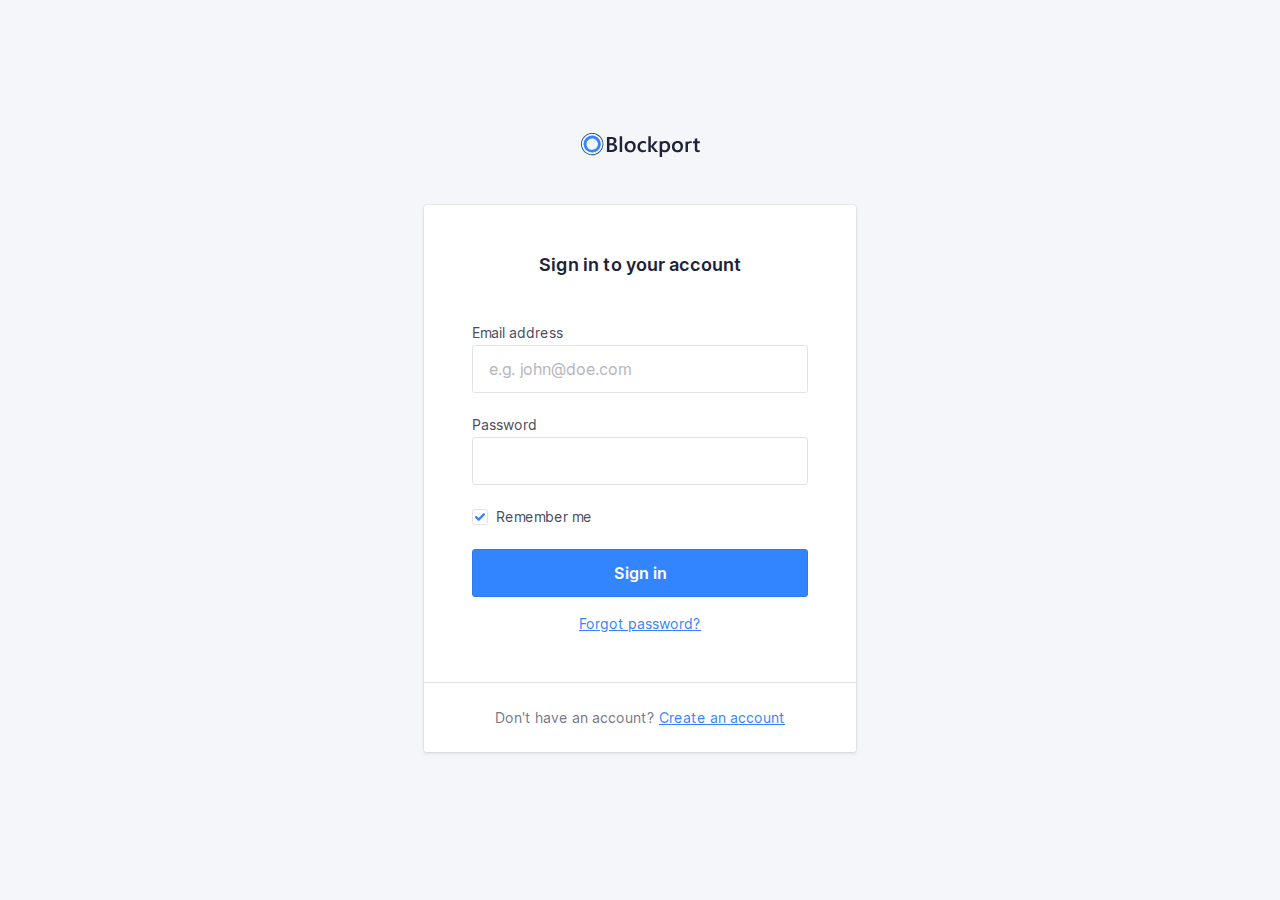
<file: index.html>
<!doctype html>
<html lang="en">

<head>
    <meta charset="utf-8">
    <meta http-equiv="x-ua-compatible" content="ie=edge">
    <title>Blockport - Sign in</title>
    <meta name="description" content="This is my HTML5 boilerplate.">
    <meta name="viewport" content="width=device-width, initial-scale=1.0">
    <meta name="theme-color" content="#e85e00">

    <link rel="icon" href="favicon.svg">
    <link rel="apple-touch-icon" href="apple-touch-icon.png">
    <link rel="manifest" href="manifest.json">

    <link rel="stylesheet" href="css/normalize.css">
    <link rel="stylesheet" href="css/screen.css">
</head>

<body>
    <section class="o-row o-row--lg o-row--login">
        <div class="o-container u-max-width-xs">
            <h1 class="c-logo">
                <svg class="c-logo__symbol" viewBox="0 0 119 24"
                     xmlns="http://www.w3.org/2000/svg">
                    <title>Blockport</title>
                    <path class="c-logo__path c-logo__path--1"
                          d="M25.9496128,18.9917356 L25.9496128,4.04231406 L30.7396633,4.04231406 C32.19945,4.04231406 33.3560606,4.35834712 34.2094949,4.99041321 C35.0252057,5.55089835 35.5052521,6.4769114 35.4896465,7.4598347 C35.5056187,8.25676883 35.2485893,9.03557965 34.7604209,9.6694215 C34.2511175,10.3119823 33.5500641,10.7791057 32.7570539,11.0042975 L32.7570539,11.0459504 C33.6957957,11.1207168 34.5764055,11.5260387 35.2392256,12.1884297 C35.8602694,12.8310744 36.1707912,13.6667769 36.1707912,14.6955372 C36.1979832,15.9155062 35.6268682,17.0730015 34.6382155,17.8016529 C33.6205051,18.5950413 32.3363468,18.9917356 30.7857407,18.9917356 L25.9496128,18.9917356 Z M41.1511616,18.9918689 L38.6990404,18.9918689 L38.6990404,3.18727869 L41.1511616,3.18727869 L41.1511616,18.9918689 Z M49.1105387,19.2396694 C47.4477441,19.2396694 46.1195118,18.741157 45.1258418,17.7441322 C44.1321717,16.7471074 43.6360046,15.4247934 43.6373401,13.7771901 C43.6373401,11.9841322 44.1548767,10.5838017 45.1899495,9.57619833 C46.2250223,8.56859504 47.6200337,8.06479338 49.3749832,8.06479338 C51.0591469,8.06479338 52.3720202,8.55471073 53.3136027,9.53454547 C54.2551852,10.5143802 54.7226376,11.8730579 54.7159596,13.6105785 C54.7159596,15.313719 54.2091077,16.677686 53.195404,17.7024794 C52.1817003,18.7272727 50.8200787,19.2396694 49.1105387,19.2396694 Z M64.9231145,18.4998347 C63.986548,19.011405 62.9292595,19.2667693 61.8599663,19.2396694 C60.2572727,19.2396694 58.9657689,18.7444628 57.9854545,17.7540496 C57.0051402,16.7636364 56.5136477,15.4796694 56.5109764,13.9021488 C56.5109764,12.1434711 57.0385299,10.7312397 58.0936364,9.66545453 C59.1487429,8.59966942 60.5611166,8.0661157 62.3307576,8.06479338 C63.2258904,8.04636779 64.1144193,8.22027864 64.9351347,8.57454547 L64.9351347,10.8277686 C64.2490961,10.2941313 63.4035149,10.0011171 62.5310943,9.99471073 C61.5738178,9.96365776 60.6492491,10.3415166 59.9928283,11.0320661 C59.3330526,11.7236364 59.003165,12.6287603 59.003165,13.747438 C59.003165,14.8661157 59.3136869,15.7381818 59.9347306,16.3636364 C60.5557744,17.0023141 61.3891751,17.3216529 62.4349327,17.3216529 C63.3470917,17.3090469 64.2260005,16.9806241 64.9191077,16.3933884 L64.9191077,18.4998347 L64.9231145,18.4998347 Z M77.1256229,18.9918689 L74.0304209,18.9918689 L69.8393771,13.8605902 L69.7973064,13.8605902 L69.7973064,18.9918689 L67.3451852,18.9918689 L67.3451852,3.18727869 L69.7973064,3.18727869 L69.7973064,13.2039344 L69.8393771,13.2039344 L73.7980303,8.31462295 L76.7349663,8.31462295 L72.2814815,13.4718689 L77.1256229,18.9918689 Z M118.81569,18.8747107 C118.223016,19.1343064 117.578072,19.2557712 116.930522,19.2297521 C114.839007,19.2297521 113.793249,18.2380165 113.793249,16.2545455 L113.793249,10.2128926 L111.990219,10.2128926 L111.990219,8.31669423 L113.793249,8.31669423 L113.793249,5.84528927 L116.235354,5.15702479 L116.235354,8.31669423 L118.81569,8.31669423 L118.81569,10.2128926 L116.235354,10.2128926 L116.235354,15.5504132 C116.235354,16.1824793 116.351549,16.6340496 116.583939,16.905124 C116.81633,17.1761983 117.202312,17.3084298 117.741886,17.3018182 C118.130518,17.3099664 118.50999,17.1844984 118.81569,16.9467769 L118.81569,18.8647934 L118.81569,18.8747107 Z M109.678333,8.12826445 C110.052664,8.12904551 110.426384,8.1582218 110.796212,8.21553718 L110.796212,10.2961983 C110.392833,10.129817 109.958979,10.0480952 109.522071,10.0561983 C108.65244,10.0185786 107.815007,10.3854441 107.258266,11.0479339 C107.143588,11.1960713 107.043624,11.3548242 106.959764,11.5219835 L106.959764,18.9917356 L104.519663,18.9917356 L104.519663,8.37818184 L106.959764,8.66776859 L106.959764,8.67768594 C107.814579,8.30025824 108.742499,8.11272598 109.678333,8.12826445 Z M96.4320707,19.2396694 C94.7692761,19.2396694 93.4410438,18.741157 92.4473737,17.7441322 C91.4537037,16.7471074 90.9575366,15.4247934 90.9588721,13.7771901 C90.9588721,11.9841322 91.4764087,10.5838017 92.5114815,9.57619833 C93.5465543,8.56859504 94.9415657,8.06479338 96.6965152,8.06479338 C98.3806789,8.06479338 99.6935522,8.55471073 100.635135,9.53454547 C101.576717,10.5143802 102.04417,11.8730579 102.037492,13.6105785 C102.037492,15.313719 101.53064,16.677686 100.516936,17.7024794 C99.5032323,18.7272727 98.1416107,19.2396694 96.4320707,19.2396694 Z M87.7494781,9.53454547 C88.6883893,10.5157025 89.1578451,11.873719 89.1578451,13.608595 C89.1591806,15.3117355 88.6523287,16.6757025 87.6372896,17.7004959 C86.6222504,18.7252892 85.258625,19.2376859 83.5464141,19.2376859 C82.7065422,19.2489838 81.8737089,19.0847473 81.1023064,18.7557025 L81.1023064,23.8968595 L78.6622054,23.8968595 L78.6622054,8.31471073 L81.1023064,8.60429752 C81.9552279,8.23296681 82.8792553,8.04891403 83.8108586,8.06479338 C85.5017003,8.06479338 86.8145736,8.55471073 87.7494781,9.53454547 Z M96.5422559,9.99471073 C95.6726247,9.95709108 94.8351921,10.3239565 94.2784512,10.9864463 C93.7241864,11.6476033 93.4470539,12.5580165 93.4470539,13.7176859 C93.4470539,14.8363636 93.7275253,15.7170248 94.288468,16.3596694 C94.8529651,17.0028668 95.6823515,17.3568733 96.5422559,17.3216529 C97.5038721,17.3216529 98.2424466,17.0056198 98.7579798,16.3735537 C99.273513,15.7414876 99.5366216,14.8416529 99.5473064,13.6740496 C99.5473064,12.4998347 99.28954,11.5927273 98.7740067,10.9527273 C98.2584735,10.3127273 97.5145568,9.99338845 96.5422559,9.99471073 Z M28.4438047,6.03570248 L28.4438047,10.286281 L30.0645286,10.286281 C30.9353255,10.286281 31.6178058,10.0833058 32.1119697,9.67735538 C32.6061335,9.27140494 32.8532155,8.69619836 32.8532155,7.95173555 C32.8532155,6.67305785 31.9897643,6.03371902 30.262862,6.03371902 L28.4418013,6.03371902 L28.4438047,6.03570248 Z M28.4438047,12.2796694 L28.4438047,17.0082644 L30.5813973,17.0082644 C31.5163019,17.0082644 32.237514,16.7947108 32.7450337,16.3676033 C33.2602043,15.9259125 33.5416601,15.2742418 33.5083165,14.6003306 C33.5083165,13.0505785 32.4238271,12.2757025 30.2548485,12.2757025 L28.4518182,12.2757025 L28.4438047,12.2796694 Z M49.226734,9.99471073 C48.3571028,9.95709108 47.5196702,10.3239565 46.9629293,10.9864463 C46.4086646,11.6476033 46.131532,12.5580165 46.131532,13.7176859 C46.131532,14.8363636 46.4120034,15.7170248 46.9729461,16.3596694 C47.5370578,17.0036033 48.3664998,17.3583638 49.226734,17.3236364 C50.1883502,17.3236364 50.9269247,17.0076033 51.4424579,16.3755372 C51.9579912,15.7434711 52.2157576,14.8436364 52.2157576,13.6760331 C52.2157576,12.5018182 51.9579912,11.5947107 51.4424579,10.9547107 C50.9269247,10.3147108 50.1883502,9.99471073 49.226734,9.99471073 Z M85.8803367,16.3735537 C86.3958699,15.738843 86.6543043,14.8390083 86.6556397,13.6740496 C86.6556397,12.4985124 86.3978733,11.591405 85.8823401,10.9527273 C85.3668068,10.3140496 84.6282323,9.99471073 83.6666162,9.99471073 C82.796985,9.95709108 81.9595523,10.3239565 81.4028114,10.9864463 C81.2895823,11.124335 81.1896456,11.2724196 81.1043098,11.4287603 L81.1043098,15.9153719 C81.6149937,16.8312057 82.6094895,17.3774459 83.6646128,17.3216529 C84.626229,17.3216529 85.3648035,17.0056198 85.8803367,16.3735537 Z">
                    </path>
                    <path class="c-logo__path c-logo__path--2"
                          d="M11.1988215,19.5867769 C7.72899435,19.5891833 4.59940205,17.5218316 3.26949789,14.3488101 C1.93959376,11.1757885 2.67130845,7.5220381 5.12341434,5.09144786 C7.57552021,2.66085764 11.2650639,1.93214337 14.4714645,3.24513351 C17.6778651,4.55812363 19.7696074,7.65421885 19.771229,11.0895868 C19.7679239,15.7772288 15.9334776,19.5780304 11.1988215,19.5867769 Z M11.1988215,5.38314051 C8.86509736,5.38073339 6.75988968,6.77093308 5.86550131,8.90506387 C4.97111293,11.0391947 5.46382249,13.496632 7.11372873,15.1307206 C8.76363496,16.7648092 11.2455511,17.2534798 13.4013998,16.3687158 C15.5572486,15.4839518 16.962125,13.4001349 16.9605051,11.0895868 C16.9572,7.93949107 14.3805102,5.38572999 11.1988215,5.37917355 L11.1988215,5.38314051 Z">
                    </path>
                    <path class="c-logo__path c-logo__path--3"
                          d="M21.2917845,15.8796694 C21.3118182,15.8380165 21.3358586,15.8023141 21.3558923,15.7606612 C22.6443671,13.0744887 22.7786498,9.98607785 21.7280964,7.20021549 C20.6775431,4.41435317 18.5317957,2.16875244 15.7805219,0.975867769 L15.7805219,0.96 C15.6683333,0.910413222 15.5541414,0.874710744 15.4419529,0.82909091 C15.2937037,0.767603308 15.1434512,0.710082645 14.9931987,0.656528927 C14.792862,0.583140496 14.5925253,0.517685949 14.378165,0.458181816 C14.2319192,0.414545453 14.0856734,0.374876033 13.9394276,0.337190082 C13.7203928,0.281652893 13.501358,0.23338843 13.2823232,0.192396694 C13.1480976,0.16661157 13.0138721,0.144793388 12.8816498,0.124958678 C12.6546016,0.0905785125 12.4275533,0.0634710744 12.2005051,0.0436363637 C12.0762963,0.0337190082 11.9500842,0.0238016529 11.8258754,0.0178512397 C11.5881425,0.00462809917 11.3510774,-0.000661157024 11.1146801,0.00198347107 C10.988468,0.00198347107 10.8622559,0.00198347107 10.7380471,0.0119008265 C10.5076599,0.0218181818 10.2792761,0.0376859504 10.0528956,0.0614876034 C9.9146633,0.0753719009 9.77843434,0.0932231406 9.64220539,0.113057851 C9.44186869,0.142809918 9.22350168,0.176528926 9.01715488,0.218181818 C8.86089226,0.249917356 8.70462963,0.283636364 8.548367,0.321322314 C8.39210438,0.359008265 8.18575758,0.412561983 8.00745791,0.466115701 C7.82915825,0.519669423 7.65286195,0.577190081 7.47656566,0.638677688 C7.30026936,0.70016529 7.17405724,0.747768594 7.02580808,0.807272727 C6.82547138,0.884628098 6.63715488,0.969917355 6.44483165,1.05719008 C6.31861953,1.11471074 6.19441077,1.17421488 6.07220539,1.23768595 C5.87186869,1.34082644 5.67153199,1.45190082 5.47119529,1.56694215 C5.36301347,1.63041322 5.25683502,1.69586777 5.15065657,1.76528926 C4.95165543,1.89752066 4.75666107,2.02975207 4.5656734,2.16198347 C4.46416949,2.23603306 4.36400114,2.31140496 4.26516835,2.38809918 C4.07952302,2.52958678 3.89721661,2.67834711 3.71824916,2.83438017 C3.61607744,2.92363636 3.51791246,3.0168595 3.41774411,3.11008265 C3.25747475,3.26347108 3.10121212,3.42214876 2.94895623,3.5861157 C2.84678451,3.69719008 2.74861953,3.81024794 2.64845118,3.92528926 C2.51021886,4.08793389 2.37599327,4.25454547 2.24777778,4.42512397 C2.15161616,4.55206611 2.05946128,4.68099175 1.96930976,4.82181816 C1.90119529,4.92099175 1.82506734,5.0201653 1.75895623,5.11537188 C1.69284512,5.2105785 1.65878788,5.29190081 1.60670034,5.37917355 C1.53457912,5.49818184 1.46446128,5.61917355 1.40636364,5.74214876 C1.28415825,5.96231406 1.16796296,6.18446282 1.06178451,6.40859504 C1.02372054,6.44826445 0.995673401,6.49586778 0.981649832,6.54148761 C0.967626263,6.58710744 0.939579125,6.65454547 0.915538721,6.71008265 C0.808692479,6.95471075 0.711863077,7.20132232 0.625050505,7.44991735 C0.588989899,7.55438018 0.55426487,7.65884298 0.520875421,7.76330577 C0.444747475,8.00528927 0.377968575,8.24793388 0.320538721,8.49123966 C0.291156005,8.61157023 0.263776655,8.73190084 0.238400673,8.85223141 C0.191655443,9.07966942 0.152255892,9.30710742 0.12020202,9.53454547 C0.10016835,9.67338842 0.0821380471,9.81024795 0.0681144781,9.9490909 C0.0460774411,10.1613223 0.0320538721,10.3715703 0.022037037,10.5838017 C0.022037037,10.7365289 0.010016835,10.8872727 0.010016835,11.04 C0.010016835,11.2383471 0.010016835,11.4366942 0.026043771,11.6350413 C0.026043771,11.7917356 0.0440740741,11.9484297 0.0580976431,12.105124 C0.0761279461,12.3034711 0.104175084,12.5018182 0.132222222,12.7001653 C0.146245791,12.8429752 0.18030303,13.0036364 0.2003367,13.1543802 C0.238400673,13.3527273 0.286481481,13.5510744 0.336565657,13.7494215 C0.380639731,13.8961983 0.406683502,14.0330579 0.446750842,14.1758678 C0.506851852,14.3742149 0.576969697,14.5844628 0.647087542,14.7867769 C0.693164983,14.9157025 0.739242424,15.0446281 0.789326599,15.1715703 C0.871464646,15.3699174 0.963619529,15.5801653 1.05777778,15.7804959 C1.11387205,15.8995041 1.16996633,16.0185124 1.23006734,16.1355372 C1.33223906,16.3338843 1.44242424,16.5322314 1.55461279,16.7166942 C1.62473064,16.8357025 1.69484848,16.9527273 1.76897306,17.0677686 C1.88316498,17.2442975 2.00537037,17.4168595 2.12957912,17.587438 C2.21973064,17.7123967 2.31188552,17.8353719 2.40804714,17.9563636 C2.50420875,18.0773554 2.65646465,18.2519008 2.78468013,18.3966942 C2.91289562,18.5414876 3.02308081,18.6644628 3.14929293,18.7933884 C3.27550505,18.9223141 3.3876936,19.027438 3.51190236,19.1424794 C3.63611111,19.2575206 3.81841751,19.4241322 3.98069024,19.5590082 C4.09287879,19.6522314 4.20907407,19.7434711 4.32727273,19.8327273 C4.50957912,19.9735537 4.69388889,20.1084297 4.88621212,20.2294215 C4.9362963,20.2631405 4.98037037,20.3008265 5.03045455,20.3345455 C7.52290169,21.989742 10.5859073,22.5756212 13.5217147,21.9587191 C16.4575222,21.3418171 19.0161165,19.5746694 20.6146465,17.0598347 L20.6266667,17.0598347 C20.6647306,17.0003306 20.6947811,16.9368595 20.7328451,16.8753719 C20.8149832,16.7424794 20.8911111,16.6036364 20.9692424,16.4647934 C21.0854377,16.2763636 21.1936195,16.08 21.2917845,15.8796694 Z M6.96771044,20.4198347 C6.40765296,20.1694737 5.87129224,19.8701033 5.36501684,19.5252893 C5.18671717,19.4042975 5.01442761,19.2773554 4.84614478,19.1464463 C4.73996633,19.065124 4.63378788,18.9818182 4.53161616,18.8965289 C4.38136364,18.7715703 4.23912458,18.6406612 4.09888889,18.5097521 C3.9586532,18.378843 3.87451178,18.2995041 3.76632997,18.1884297 C3.65814815,18.0773554 3.53794613,17.9444628 3.42976431,17.8214876 C3.32158249,17.6985124 3.19737374,17.5557025 3.08718855,17.4247934 C2.97700337,17.2938843 2.91489899,17.1986777 2.83075758,17.0836364 C2.71656566,16.9249587 2.60237374,16.766281 2.49819865,16.6036364 C2.43008418,16.4965289 2.36597643,16.3894215 2.29786195,16.2803306 C2.19368687,16.1038017 2.09752525,15.9252893 1.9973569,15.7447934 C1.94126263,15.6376859 1.89117845,15.528595 1.83909091,15.4195041 C1.7609596,15.2231405 1.67681818,15.0386777 1.60069024,14.8482644 C1.55461279,14.7332231 1.51454545,14.6161983 1.47247475,14.501157 C1.40436027,14.3127273 1.34025253,14.1242975 1.28415825,13.9319008 C1.24609428,13.8029752 1.2140404,13.6760331 1.18198653,13.5490909 C1.13590909,13.3626446 1.09183502,13.1761983 1.05577441,12.9897521 C1.02973064,12.8429752 1.0076936,12.7140496 0.981649832,12.5771901 C0.953602694,12.3927273 0.92956229,12.2082644 0.911531987,12.0218182 C0.897508418,11.8809918 0.889494949,11.7401653 0.881481481,11.5993388 C0.881481481,11.4109091 0.865454545,11.2224794 0.865454545,11.0340496 C0.865454545,10.8971901 0.865454545,10.7603306 0.877474747,10.6254545 C0.877474747,10.4271074 0.899511785,10.2287603 0.919545455,10.0304132 C0.931565657,9.90743803 0.94959596,9.78247936 0.965622896,9.65950414 C0.995673401,9.44528927 1.03173401,9.23107436 1.07580808,9.01884299 C1.09784512,8.91173555 1.12188552,8.80462812 1.14792929,8.69950414 C1.20402357,8.47074382 1.27080247,8.24330577 1.34826599,8.01719009 C1.37764871,7.9246281 1.408367,7.83206612 1.44042088,7.73950414 C1.52189113,7.50545453 1.61204265,7.2740496 1.71087542,7.04528927 C1.75094276,6.95206611 1.7910101,6.86082645 1.83508418,6.76958679 C1.93525253,6.55537188 2.03542088,6.3490909 2.15762626,6.14479338 C2.21973064,6.03570248 2.27983165,5.92661158 2.34594276,5.81752064 C2.45412458,5.63900825 2.5683165,5.46644628 2.68651515,5.29586778 C2.7686532,5.17685949 2.85279461,5.0598347 2.93893939,4.94479338 C3.06047699,4.7847934 3.18602133,4.62876031 3.31557239,4.47669423 C3.40505612,4.36826447 3.49520763,4.26710742 3.58602694,4.17322312 C3.73026936,4.01983471 3.87718294,3.86842975 4.02676768,3.71900826 C4.11491582,3.63438017 4.20506734,3.55173554 4.29722222,3.47107438 C4.46016275,3.32694215 4.62710998,3.18809917 4.79806397,3.05454545 C4.88754769,2.98446281 4.978367,2.91834711 5.07052189,2.85619835 C5.24815375,2.72396694 5.42912458,2.60099173 5.61343434,2.48727273 C5.71093152,2.42512397 5.80909651,2.36561983 5.90792929,2.30876033 C6.09090349,2.20165289 6.27654882,2.09983471 6.46486532,2.00330579 C6.57705387,1.94644628 6.69057799,1.89157025 6.80543771,1.83867769 C6.98306957,1.75669422 7.16203704,1.67933884 7.34234007,1.60661157 C7.47589785,1.55239669 7.61413018,1.50082645 7.75703704,1.45190082 C7.91864196,1.39504132 8.08225029,1.34214876 8.24786195,1.29322314 C8.41347361,1.24429752 8.57975307,1.2 8.74670034,1.16033058 C8.8896072,1.12595041 9.03318182,1.09421488 9.17742424,1.06512397 C9.36841191,1.02677686 9.56073514,0.994380165 9.75439394,0.967933885 C9.87993826,0.950743802 10.0061504,0.934876033 10.1330303,0.920330577 C10.3440516,0.899173554 10.5557407,0.883966942 10.7680976,0.874710744 L11.1126768,0.874710744 C11.3317116,0.874710744 11.5514141,0.880000001 11.7717845,0.890578513 L12.1143603,0.914380167 C12.3307239,0.932892563 12.5464197,0.958677687 12.7614478,0.991735538 C12.8829854,1.01024793 13.004523,1.0307438 13.1260606,1.05322314 C13.330404,1.09157025 13.5347475,1.13652893 13.7390909,1.18809918 C13.8713131,1.22181818 14.0035354,1.25752066 14.1397643,1.29719008 C14.3320875,1.35404959 14.523743,1.41619835 14.7147306,1.48363636 C14.8509596,1.53322314 14.9851852,1.58479339 15.115404,1.64033058 C17.755199,2.69780719 19.8336285,4.79210648 20.8551251,7.42387715 C21.8766218,10.0556478 21.7496417,12.9890377 20.5044613,15.5246281 C20.4123064,15.7229752 20.3041246,15.8975206 20.207963,16.08 C20.1378451,16.2029752 20.0697306,16.3279339 19.9956061,16.4489256 C17.2731751,20.8198837 11.7011151,22.517402 6.96771044,20.4178512 L6.96771044,20.4198347 Z">
                    </path>
                </svg>
            </h1>
            <form class="c-card" action="#">
                <div class="c-card__body">
                    <h2 class="c-card__title">
                        Sign in to your account
                    </h2>
                    <p class="c-form-field">
                        <label class="c-label" for="username">
                            Email address
                        </label>
                        <input class="c-input " type="email" name="username"
                               id="username" placeholder="e.g. john@doe.com"
                               required>
                    </p>
                    <p class="c-form-field">
                        <label class="c-label" for="password">
                            Password
                        </label>
                        <input class="c-input" type="password" name="password"
                               id="password" required>
                        

                    </p>
                    <p class="c-form-field c-form-field--option">
                        <input class="c-option c-option--hidden o-hide-accessible" type="checkbox" id="checkbox1" checked>
                                <label class="c-label c-label--option c-custom-option" for="checkbox1">
                                    <span class="c-custom-option__fake-input c-custom-option__fake-input--checkbox">
                                        <svg class="c-custom-option__symbol" xmlns="http://www.w3.org/2000/svg" viewBox="0 0 9 6.75">
                                            <path d="M4.75,9.5a1,1,0,0,1-.707-.293l-2.25-2.25A1,1,0,1,1,3.207,5.543L4.75,7.086,8.793,3.043a1,1,0,0,1,1.414,1.414l-4.75,4.75A1,1,0,0,1,4.75,9.5" transform="translate(-1.5 -2.75)"/>
                                        </svg>
                                    </span>
                                    Remember me
                                </label>
                    </p>
                    <p class="u-mb-md">
                        <!-- Input type button
                                <input type="submit" class="o-button-reset c-button" value="Sign in"/>
                            -->
                        <!-- Button -->
                        <button type="submit"
                                class="o-button-reset c-button">Sign in</button>
                    </p>
                    <p class="u-text-sm u-align-text-center">
                        <a href="#!">
                            Forgot password?
                        </a>
                    </p>
                </div>
                <div class="c-card__footer">
                    <p
                       class="u-align-text-center u-text-sm u-color-neutral-dark">
                        Don't have an account? <a href="#">Create an account</a>
                    </p>
                </div>
            </form>

        </div>
    </section>
</body>

</html>
</file>
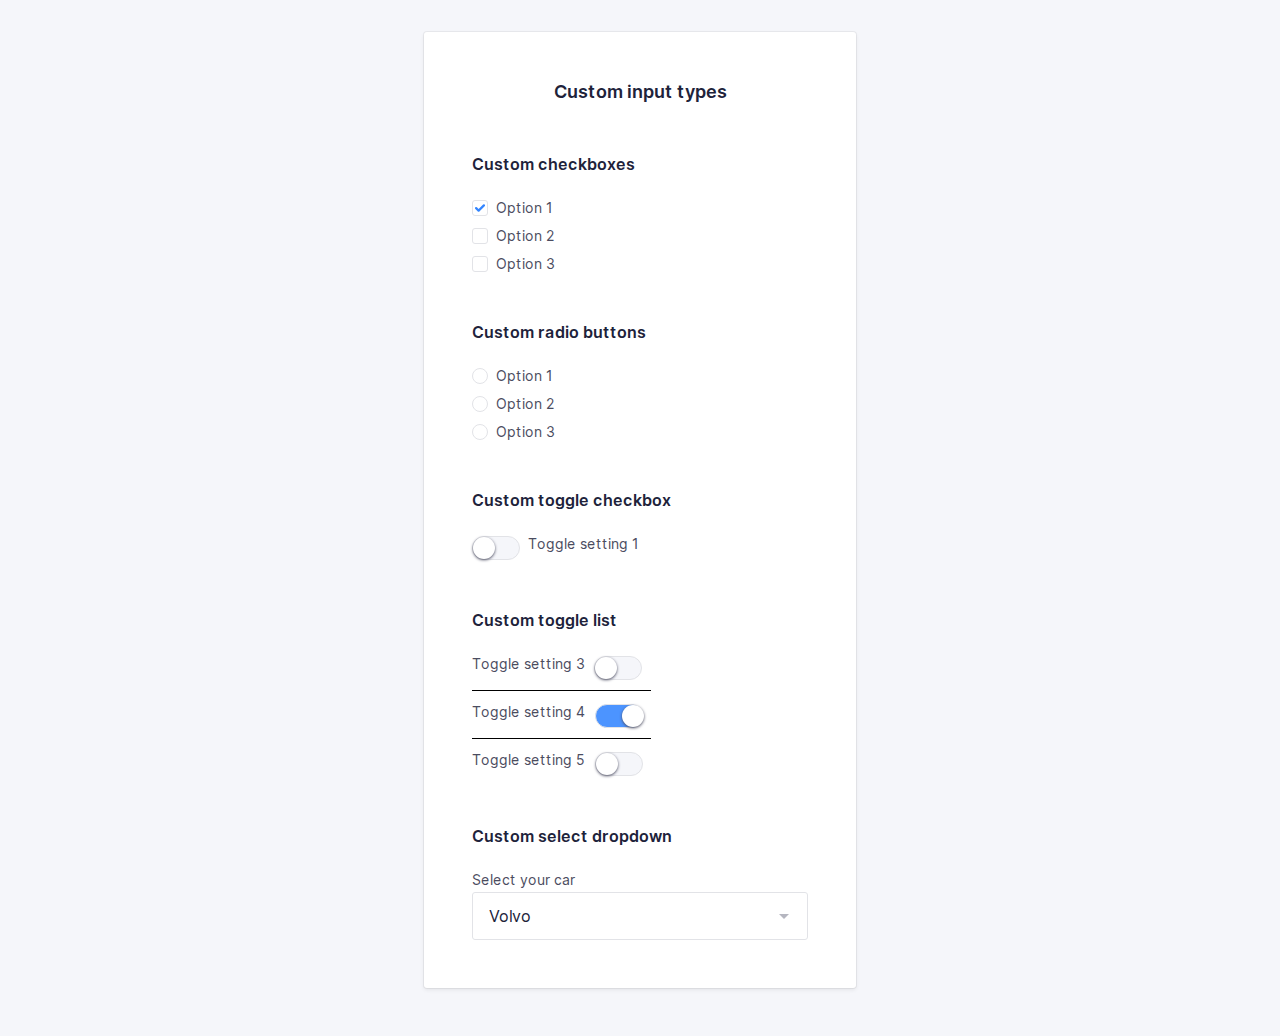
<file: inputs.html>
<!doctype html>
<html lang="en">
    <head>
        <meta charset="utf-8">
        <meta http-equiv="x-ua-compatible" content="ie=edge">
        <title>Blockport - Custom input types</title>
        <meta name="description" content="This is my HTML5 boilerplate.">
        <meta name="viewport" content="width=device-width, initial-scale=1.0">
        <meta name="msapplication-TileColor" content="#3385FF">
        <meta name="theme-color" content="#3385FF">

        <link rel="apple-touch-icon" sizes="180x180" href="apple-touch-icon.png">
        <link rel="icon" type="image/png" sizes="32x32" href="favicon-32x32.png">
        <link rel="icon" type="image/png" sizes="16x16" href="favicon-16x16.png">
        <link rel="manifest" href="site.webmanifest">
        <link rel="mask-icon" href="safari-pinned-tab.svg" color="#3385FF">

        <link rel="stylesheet" href="css/normalize.css">
        <link rel="stylesheet" href="css/screen.css">
        <script type="text/javascript">
            function togglePassword() {
                var passwordInput = document.querySelector(".js-password-input");

                if (passwordInput.type === "password") {
                    passwordInput.type = "text";
                } else {
                    passwordInput.type = "password";
                }
            }
        </script>
    </head>
    <body>
        <section class="o-row o-row--lg o-row--login o-row--beta">
            <div class="o-container u-max-width-xs">
                <form class="c-card" action="#">
                    <div class="c-card__body">
                        <h2 class="c-card__title">
                            Custom input types
                        </h2>
                        <div class="o-section">
                            <!-- Custom checkboxes -->
                            <h5>
                                Custom checkboxes
                            </h5>
                            <ul class="o-list c-option-list">
                                <li class="c-form-field c-form-field--option c-option-list__item">
                                    <input class="c-option c-option--hidden o-hide-accessible" type="checkbox" id="checkbox1" checked>
                                    <label class="c-label c-label--option c-custom-option" for="checkbox1">
                                        <span class="c-custom-option__fake-input c-custom-option__fake-input--checkbox">
                                            <svg class="c-custom-option__symbol" xmlns="http://www.w3.org/2000/svg" viewBox="0 0 9 6.75">
                                                <path d="M4.75,9.5a1,1,0,0,1-.707-.293l-2.25-2.25A1,1,0,1,1,3.207,5.543L4.75,7.086,8.793,3.043a1,1,0,0,1,1.414,1.414l-4.75,4.75A1,1,0,0,1,4.75,9.5" transform="translate(-1.5 -2.75)"/>
                                            </svg>
                                        </span>
                                        Option 1
                                    </label>
                                </li>
                                <li class="c-form-field c-form-field--option c-option-list__item">
                                    <input class="c-option c-option--hidden o-hide-accessible" type="checkbox" id="checkbox2">
                                    <label class="c-label c-label--option c-custom-option" for="checkbox2">
                                        <span class="c-custom-option__fake-input c-custom-option__fake-input--checkbox">
                                            <svg class="c-custom-option__symbol" xmlns="http://www.w3.org/2000/svg" viewBox="0 0 9 6.75">
                                                <path d="M4.75,9.5a1,1,0,0,1-.707-.293l-2.25-2.25A1,1,0,1,1,3.207,5.543L4.75,7.086,8.793,3.043a1,1,0,0,1,1.414,1.414l-4.75,4.75A1,1,0,0,1,4.75,9.5" transform="translate(-1.5 -2.75)"/>
                                            </svg>
                                        </span>
                                        Option 2
                                    </label>
                                </li>
                                <li class="c-form-field c-form-field--option c-option-list__item">
                                    <input class="c-option c-option--hidden o-hide-accessible" type="checkbox" id="checkbox3">
                                    <label class="c-label c-label--option c-custom-option" for="checkbox3">
                                        <span class="c-custom-option__fake-input c-custom-option__fake-input--checkbox">
                                            <svg class="c-custom-option__symbol" xmlns="http://www.w3.org/2000/svg" viewBox="0 0 9 6.75">
                                                <path d="M4.75,9.5a1,1,0,0,1-.707-.293l-2.25-2.25A1,1,0,1,1,3.207,5.543L4.75,7.086,8.793,3.043a1,1,0,0,1,1.414,1.414l-4.75,4.75A1,1,0,0,1,4.75,9.5" transform="translate(-1.5 -2.75)"/>
                                            </svg>
                                        </span>
                                        Option 3
                                    </label>
                                </li>
                            </ul>
                        </div>
                        <div class="o-section">
                            <!-- Custom radio buttons -->
                            <h5>
                                Custom radio buttons
                            </h5>
                            <ul class="o-list c-option-list">
                                <li class="c-form-field c-form-field--option c-option-list__item">
                                    <input class="c-option c-option--hidden o-hide-accessible" type="radio" name="radios" id="radio1">
                                    <label class="c-label c-label--option c-custom-option" for="radio1">
                                        <span class="c-custom-option__fake-input c-custom-option__fake-input--radio">
                                            <span class="c-custom-option__symbol"></span>
                                        </span>
                                        Option 1
                                    </label>
                                </li>
                                <li class="c-form-field c-form-field--option c-option-list__item">
                                    <input class="c-option c-option--hidden o-hide-accessible" type="radio" name="radios" id="radio2">
                                    <label class="c-label c-label--option c-custom-option" for="radio2">
                                        <span class="c-custom-option__fake-input c-custom-option__fake-input--radio">
                                            <span class="c-custom-option__symbol"></span>
                                        </span>
                                        Option 2
                                    </label>
                                </li>
                                <li class="c-form-field c-form-field--option c-option-list__item">
                                    <input class="c-option c-option--hidden o-hide-accessible" type="radio" name="radios" id="radio3">
                                    <label class="c-label c-label--option c-custom-option" for="radio3">
                                        <span class="c-custom-option__fake-input c-custom-option__fake-input--radio">
                                            <span class="c-custom-option__symbol"></span>
                                        </span>
                                        Option 3
                                    </label>
                                </li>
                            </ul>
                        </div>
                        <div class="o-section">
                            <!-- Custom toggle checkboxes -->
                            <h5>
                                Custom toggle checkbox
                            </h5>
                            <p class="c-form-field c-form-field--option">
                                <input class="o-hide-accessible c-option c-option--hidden " type="checkbox" id="toggle1">
                                <label class="c-label c-label--option c-custom-toggle" for="toggle1">
                                    <span class="c-custom-toggle__fake-input">
                                    </span>
                                    Toggle setting 1
                                </label>
                            </p>
                        </div>
                        <div class="o-section">
                            <h5>
                                Custom toggle list
                            </h5>
                            <ul class="o-list c-toggle-list">
                                <li class="c-form-field c-form-field--option c-toggle-list__item">
                                    <input class="c-option c-option--hidden o-hide-accessible" type="checkbox" id="toggle3">
                                    <label class="c-label c-label--option c-custom-toggle c-custom-toggle--inverted" for="toggle3">
                                        <span class="c-custom-toggle__fake-input">
                                        </span>
                                        Toggle setting 3
                                    </label>
                                </li>
                                <li class="c-form-field c-form-field--option c-toggle-list__item">
                                    <input class="c-option c-option--hidden o-hide-accessible" type="checkbox" id="toggle4" checked>
                                    <label class="c-label c-label--option c-custom-toggle c-custom-toggle--inverted" for="toggle4">
                                        <span class="c-custom-toggle__fake-input">
                                        </span>
                                        Toggle setting 4
                                    </label>
                                </li>
                                <li class="c-form-field c-form-field--option c-toggle-list__item">
                                    <input class="c-option c-option--hidden o-hide-accessible" type="checkbox" id="toggle5">
                                    <label class="c-label c-label--option c-custom-toggle c-custom-toggle--inverted" for="toggle5">
                                        <span class="c-custom-toggle__fake-input">
                                        </span>
                                        Toggle setting 5
                                    </label>
                                </li>
                            </ul>
                        </div>
                        <div class="o-section ">
                            <!-- Custom select -->
                            <h5>
                                Custom select dropdown
                            </h5>
                            <p class="c-form-field ">
                                <label class="c-label " for="select1">
                                    Select your car
                                </label>
                                <span class="c-custom-select ">
                                    <select class="c-input c-custom-select__input" class="" name="select1" id="select1">
                                        <option value="volvo">Volvo</option>
                                        <option value="saab">Saab</option>
                                        <option value="mercedes">Mercedes</option>
                                        <option value="audi">Audi</option>
                                    </select>
                                    <svg class="c-custom-select__symbol" xmlns="http://www.w3.org/2000/svg" viewBox="0 0 24 24">
                                        <path d="M7,10l5,5,5-5Z"/>
                                    </svg>
                                </span>
                            </p>
                        </div>
                    </div>
                </form>
            </div>
        </section>
    </body>
</html>
</file>
<file: css/screen.css>
/*------------------------------------*\
#FONTS
\*------------------------------------*/

@font-face {
    font-family: "Inter Web";
    font-weight: 400;
    src: url("../fonts/Inter-Regular.woff2") format("woff2")
}

@font-face {
    font-family: "Inter Web";
    font-weight: 600;
    src: url("../fonts/Inter-SemiBold.woff2") format("woff2")
}

/*------------------------------------*\
#Variables
\*------------------------------------*/

:root {
    /* colors */
    --global-color-alpha-h: 216deg;
    --global-color-alpha-s: 100%;
    --global-color-alpha-l: 60%;
    --global-color-alpha-hsl: var(--global-color-alpha-h) var(--global-color-alpha-s) var(--global-color-alpha-l);
    --global-color-alpha: hsl(var(--global-color-alpha-hsl));
    --global-color-alpha-light: hsl(var(--global-color-alpha-h) 100% 65%);
    --global-color-alpha-dark: hsl(var(--global-color-alpha-h) 80% 55%);
    --global-color-alpha-x-dark: hsl(var(--global-color-alpha-h) 65% 35%);
    --global-color-alpha-transparent: hsl(var(--global-color-alpha-hsl) / .75);
    --global-color-alpha-x-transparent: hsl(var(--global-color-alpha-hsl) / .3);

    --global-color-neutral-xxxx-light: #F5F6FA;
    --global-color-neutral-xxx-light: #E2E3E7;
    --global-color-neutral-xx-light: #caccd4;
    --global-color-neutral-x-light: #b5b6c0;
    --global-color-neutral-light: #a0a1ad;
    --global-color-neutral: #8b8c9a;
    --global-color-neutral-dark: #757787;
    --global-color-neutral-x-dark: #606274;
    --global-color-neutral-xx-dark: #4b4c60;
    --global-color-neutral-xxx-dark: #35374d;
    --global-color-neutral-xxxx-dark: #20223a;

    /* border stuff */
    --global-borderRadius: 3px;
    --global-borderWidth: 1px;

    /* transitions */
    --global-transitionTiming-alpha: .1s ease-out;

    /* Baseline settings */
    --global-baseline: 8px;
    --global-whitespace: calc(var(--global-baseline) * 3);
    /* = 24px */

    --global-whitespace-xs: calc(var(--global-baseline) / 2);
    /* = 4px */
    --global-whitespace-sm: calc(var(--global-baseline) * 1);
    /*  = 8px */
    --global-whitespace-md: calc(var(--global-baseline) * 2);
    /*  = 16px */
    --global-whitespace-lg: calc(var(--global-baseline) * 4);
    /*  = 32px */
    --global-whitespace-xl: calc(var(--global-whitespace) * 2);
    /*  = 48px */
    --global-whitespace-xxl: calc(var(--global-whitespace) * 3);
    /*  = 72px */

    --global-input-backgroundColor: White;
    --global-input-color: var(--global-color-neutral-xxxx-dark);
    --global-input-borderColor: var(--global-color-neutral-xxx-light);
    --global-input-hover-borderColor: var(--global-color-neutral-xx-light);
    --global-input-focus-borderColor: var(--global-color-alpha);
    --global-input-boxShadow: 0 0 0 3px var(--global-color-alpha-x-transparent);

    /* Dark Mode */
    /* maak hier een variable aan die je in de html selector gebruikt en in de media veranderd */
    --global-page-color: var(--global-color-neutral-xxxx-dark);
    --global-page-backgroundColor: var(--global-color-neutral-xxxx-light);
    --global-card-color: White;

}

/*------------------------------------*\
#GENERIC
\*------------------------------------*/

/*
    Generic: Page
    ---
    Global page styles + universal box-sizing:
*/


html {
    line-height: 1.5;
    font-family: "Inter Web", Helvetica, arial, sans-serif;
    /* color: var(--global-color-neutral-xxxx-dark);
    background-color: var(--global-color-neutral-xxxx-light); */
    box-sizing: border-box;
    -webkit-font-smoothing: antialiased;
    -moz-osx-font-smoothing: grayscale;
    
    /* Dark Mode */
    color: var(--global-page-color);
    background-color: var(--global-page-backgroundColor);
    --global-input-color: ;
}

@media (prefers-color-scheme: dark) {
    :root {
        /* Sign in to your account */
        --global-page-color: white;
        /* achtergrond van de website */
        --global-page-backgroundColor: var(--global-color-neutral-xxxx-dark);
        --global-card-color: var(--global-color-neutral-xxx-dark);
        --global-input-backgroundColor: var(--global-color-neutral-xxxx-dark);
    }
        .c-logo {
            --logo__path--1--fill: White;
            --logo__path--2--fill: var(--logo__path--1--fill);
            --logo__path--3--fill: var(--logo__path--1--fill);
        }
} 

*,
*:before,
*:after {
    box-sizing: inherit;
}

/*
* Remove text-shadow in selection highlight:
* https://twitter.com/miketaylr/status/12228805301
*
* Customize the background color to match your design.
*/

::selection {
    background: var(--global-color-alpha);
    color: white;
    text-shadow: none;
}

/*------------------------------------*\
#Elements
\*------------------------------------*/

/*
Elements: Images
---
Default markup for images to make them responsive
*/

img {
    max-width: 100%;
    vertical-align: top;
}

/*
    Elements: typography
    ---
    Default markup for typographic elements
*/

h1,
h2,
h3 {
    font-weight: 700;
}

h1 {
    font-size: 36px;
    line-height: calc(var(--global-baseline) * 6);
    margin: 0 0 var(--global-whitespace);
}

h2 {
    font-size: 32px;
    line-height: calc(var(--global-baseline) * 5);
    margin: 0 0 var(--global-whitespace);
}

h3 {
    font-size: 26px;
    line-height: calc(var(--global-baseline) * 4);
    margin: 0 0 var(--global-whitespace);
}

h4,
h5,
h6 {
    font-size: 16px;
    font-weight: 600;
    line-height: calc(var(--global-baseline) * 3);
    margin: 0 0 var(--global-whitespace);
}

p,
ol,
ul,
dl,
table,
address,
figure {
    margin: 0 0 var(--global-whitespace);
}

ul,
ol {
    padding-left: var(--global-whitespace);
}

li ul,
li ol {
    margin-bottom: 0;
}

blockquote {
    font-style: normal;
    font-size: 23px;
    line-height: calc(var(--global-baseline) * 6);
    margin: 0 0 var(--global-whitespace);
}

blockquote * {
    font-size: inherit;
    line-height: inherit;
}

figcaption {
    font-weight: 400;
    font-size: 12px;
    line-height: calc(var(--global-baseline) * 2);
    margin-top: var(--global-whitespace-xxs);
}

hr {
    border: 0;
    height: var(--global-borderWidth);
    background: LightGrey;
    margin: 0 0 var(--global-whitespace);
}

a,
a:visited {
    transition: all var(--global-transitionTiming-alpha);
    color: var(--global-color-alpha);
    outline-color: var(--global-link-BoxShadowColor);
    outline-width: medium;
    outline-offset: 2px;
}

a:hover,
a:focus {
    color: var(--global-color-alpha-light);
}

a:active {
    color: var(--global-color-alpha-dark);
}

label,
input {
    display: block;
}

input::placeholder {
    color: var(--global-color-neutral-x-light);
}

/*------------------------------------*\
#OBJECTS
\*------------------------------------*/

/*
    Objects: Row
    ---
    Creates a horizontal row that stretches the viewport and adds padding around children
*/

.o-row {
    display: flow-root;
    position: relative;
    padding: var(--global-whitespace) var(--global-whitespace) 0;
}

.o-row--login {
    min-height: 100vh;
    display: flex;
    align-items: center;
}

/* size modifiers */

.o-row--lg {
    padding-top: var(--global-whitespace-lg);
    padding-bottom: var(--global-whitespace);
}

@media (min-width: 768px) {
    .o-row {
        padding-left: var(--global-whitespace-lg);
        padding-right: var(--global-whitespace-lg);
    }
}

/*
    Objects: Container
    ---
    Creates a horizontal container that sets de global max-width
*/

.o-container {
    margin-left: auto;
    margin-right: auto;
    max-width: 79.5em;
    /* 79.5 * 16px = 1272 */
    width: 100%;
}

/*
    Objects: section
    ---
    Creates vertical whitespace between adjacent sections inside a row
*/

.o-section {
    display: flow-root;
    position: relative;
}

.o-section+.o-section {
    padding-top: var(--global-whitespace);
}

@media (min-width: 768px) {

    .o-section--lg+.o-section--lg,
    .o-section--xl+.o-section--xl {
        padding-top: var(--global-whitespace-lg);
    }
}

@media (min-width: 992px) {
    .o-section--xl+.o-section--xl {
        padding-top: var(--global-whitespace-xxl);
    }
}

/*
    Objects: Layout
    ---
    The layout object provides us with a column-style layout system. This object
    contains the basic structural elements, but classes should be complemented
    with width utilities
*/

.o-layout {
    display: flex;
    flex-wrap: wrap;
}

.o-layout__item {
    width: 100%;
}

/* gutter modifiers, these affect o-layout__item too */

.o-layout--gutter {
    margin: 0 -12px;
}

.o-layout--gutter>.o-layout__item {
    padding: 0 12px;
}

.o-layout--gutter-sm {
    margin: 0 -6px;
}

.o-layout--gutter-sm>.o-layout__item {
    padding: 0 6px;
}

.o-layout--gutter-lg {
    margin: 0 calc(var(--global-whitespace) * -1);
}

.o-layout--gutter-lg>.o-layout__item {
    padding: 0 var(--global-whitespace);
}

.o-layout--gutter-xl {
    margin: 0 calc(var(--global-whitespace-lg) * -1);
}

.o-layout--gutter-xl>.o-layout__item {
    padding: 0 var(--global-whitespace-lg);
}

/* reverse horizontal row modifier */

.o-layout--row-reverse {
    flex-direction: row-reverse;
}

/* Horizontal alignment modifiers*/

.o-layout--justify-start {
    justify-content: flex-start;
}

.o-layout--justify-end {
    justify-content: flex-end;
}

.o-layout--justify-center {
    justify-content: center;
}

.o-layout--justify-space-around {
    justify-content: space-around;
}

.o-layout--justify-space-evenly {
    justify-content: space-evenly;
}

.o-layout--justify-space-between {
    justify-content: space-between;
}

/* Vertical alignment modifiers */

.o-layout--align-start {
    align-items: flex-start;
}

.o-layout--align-end {
    align-items: flex-end;
}

.o-layout--align-center {
    align-items: center;
}

.o-layout--align-baseline {
    align-items: baseline;
}

/* Vertical alignment modifiers that only work if there is one than one flex item */

.o-layout--align-content-start {
    align-content: start;
}

.o-layout--align-content-end {
    align-content: end;
}

.o-layout--align-content-center {
    align-content: center;
}

.o-layout--align-content-space-around {
    align-content: space-around;
}

.o-layout--align-content-space-between {
    align-content: space-between;
}

/*
    Objects: List
    ---
    Small reusable object to remove default list styling from lists
*/

.o-list {
    list-style: none;
    padding: 0;
}

/*
    Object: Button reset
    ---
    Small button reset object
*/

.o-button-reset {
    border: none;
    margin: 0;
    padding: 0;
    width: auto;
    overflow: visible;
    background: transparent;

    /* inherit font & color from ancestor */
    color: inherit;
    font: inherit;

    /* Normalize `line-height`. Cannot be changed from `normal` in Firefox 4+. */
    line-height: normal;

    /* Corrects font smoothing for webkit */
    -webkit-font-smoothing: inherit;
    -moz-osx-font-smoothing: inherit;

    /* Corrects inability to style clickable `input` types in iOS */
    -webkit-appearance: none;
}

/*
    Object: Hide accessible
    ---
    Accessibly hide any element
*/

.o-hide-accessible {
    position: absolute;
    width: 1px;
    height: 1px;
    padding: 0;
    margin: -1px;
    overflow: hidden;
    clip: rect(0, 0, 0, 0);
    border: 0;
}

/*------------------------------------*\
#COMPONENTS
\*------------------------------------*/

/*
    Component: Logo
    ---
    Website main logo
*/

.c-logo {
    height: var(--global-whitespace);
    display: flex;
    align-items: center;
    justify-content: center;
    margin-bottom: var(--global-whitespace-xl);
}

.c-logo__symbol {
    height: 100%;
}

.c-logo__path--1 {
    fill: var(--logo__path--1--fill, var(--global-color-neutral-xxxx-dark));
}

.c-logo__path--2 {
    fill: var(--logo__path--2--fill, var(--global-color-alpha));
}

.c-logo__path--3 {
    fill: var(--logo__path--3--fill, var(--global-color-alpha-x-dark));
}

/*
    Component: Card
    ---
    Card with box shadow
*/

.c-card {
    background-color: var(--global-card-color);
    margin-bottom: var(--global-whitespace);
    border-radius: var(--global-borderRadius);
    box-shadow: 0 0 0 var(--global-borderWidth) rgba(0, 0, 0, 0.05), 0 2px 4px rgba(0, 0, 0, .075);
    overflow: hidden;
}

/* Add padding to child for more flexibility */
.c-card__body,
.c-card__footer {
    padding: var(--global-whitespace);
    
}

.c-card__footer {
    text-align: center;
    border-top: var(--global-borderWidth) solid var(--global-color-neutral-xxx-light);
}

.c-card__title {
    text-align: center;
    font-size: 18px;
    line-height: calc(var(--global-baseline) * 3);
    font-weight: 600;
}

/* This allows c-card__body and __footer to have equal padding everywhere */

.c-card__body>*:last-child,
.c-card__footer>*:last-child,
.c-card__body>*:last-child>*:last-child,
.c-card__footer>*:last-child>*:last-child {
    margin-bottom: 0;
}

@media (min-width: 27em) {
    .c-card__body {
        padding: var(--global-whitespace-xl);
    }

    .c-card__title {
        margin-bottom: var(--global-whitespace-xl);
    }
}

/*
    Component: Forms
    ---
    Everything form related here
*/

.c-form-field--option {
    display: flex;
    align-items: center;
}

/*
    Component: Input
    ---
    Class to put on all input="text" like form inputs
*/

.c-input {
    -webkit-appearance: none;
    -moz-appearance: none;
    appearance: none;
    width: 100%;
    border: var(--global-borderWidth) solid var(--global-input-borderColor);
    border-radius: var(--global-borderRadius);
    background-color: var(--global-input-backgroundColor);
    color: var(--global-input-color);
    font-family: inherit;
    font-size: 16px;
    line-height: calc(var(--global-baseline) * 3);
    padding: calc(var(--global-baseline) * 1.5 - var(--global-borderWidth)) var(--global-whitespace-md);
    outline: none;
    transition: border var(--global-transition-timing-alpha);
}

.c-custom-select{
    display: flex;
    position: relative;
}

.c-custom-select__input {
    display: block;
}

.c-custom-select__symbol{
    display: flex;
    position: absolute;
    fill: var(--global-color-neutral-x-light);
    width: 24px;
    height: 24px;
    pointer-events: none;
    right: 12px;
    top: 12px;

}



.c-input:hover {
    border: var(--global-borderWidth) solid var(--global-input-hover-borderColor);
    background-color: var(--global-input-backgroundColor);
    color: var(--global-input-color);

}

.c-input:focus,
.c-input:active {
    border: var(--global-borderWidth) solid var(--global-input-focus-borderColor);
    background-color: var(--global-input-backgroundColor);
    color: var(--global-input-color);
    box-shadow: 0 0 0 3px var(--global-color-alpha-x-transparent);
}

/* option input for checkboxes and radio buttons */

.c-option {
    margin-right: var(--global-whitespace-sm);
}

.c-option--hidden:hover+label {
    color: var(--global-input-color);
}

.c-option--hidden:hover+label .c-custom-option__fake-input--checkbox {
    border: var(--global-borderWidth) solid var(--global-input-hover-borderColor);
    /* background-color: var(--global-input-backgroundColor); */
    color: var(--global-input-color);
}

.c-option--hidden:hover+label .c-custom-option__fake-input--radio {
    border: var(--global-borderWidth) solid var(--global-input-hover-borderColor);
    color: var(--global-input-color);
}

.c-option--hidden:focus+label .c-custom-option__fake-input,
.c-option--hidden:active+label .c-custom-option__fake-input {
    box-shadow: 0 0 0 3px var(--global-color-alpha-x-transparent);
}

.c-option-list {
    margin-bottom: 24px;
}

.c-option-list__item {
    margin-bottom: 12px;
}

.c-custom-option {
    display: flex;

    /* -- local variables -- */
    --custom-option-borderColor: var(--global-input-borderColor);
    --custom-option-focus-borderColor: var(--global-input-focus-borderColor);
}

.c-custom-option:hover {
    --custom-option-borderColor: var(--custom-option-hover-borderColor);
}

.c-custom-option:hover .c-custom-option__fake-input {
    border-color: var(--global-input-hover-borderColor);
}

.c-custom-option__symbol {
    display: block;
    opacity: 0;
}

.c-custom-option__fake-input {
    display: flex;
    width: 16px;
    height: 16px;
    border: 1px solid var(--custom-option-borderColor);
    margin-right: 8px;
}

.c-custom-option__fake-input--checkbox {
    border-radius: 3px;
    background-color: var(--global-input-backgroundColor);
}

.c-custom-option__fake-input--radio {
    border-radius: 100%;
}

.c-option--hidden:checked+.c-custom-option {
    opacity: 1;
}

.c-option--hidden:checked+.c-custom-option .c-custom-option__symbol {
    opacity: 1;
    transition: .5s;
}

.c-custom-option__fake-input--checkbox .c-custom-option__symbol {
    display: flex;
    margin: auto;
    width: 10px;
    height: 10px;
    fill: var(--global-color-alpha);

}

.c-custom-option__fake-input--radio .c-custom-option__symbol {
    display: flex;
    margin: auto;
    width: 6px;
    height: 6px;
    border-radius: 100%;
    background-color: var(--global-color-alpha);
}

/*
    Component: Custom Toggle
    ---
    Class to put on all toggle classes
*/
.c-custom-toggle {
    display: flex;

    /* -- local variables -- */
    --custom-option-borderColor: var(--global-input-borderColor);
    --custom-option-focus-borderColor: var(--global-input-focus-borderColor);
}

.c-custom-toggle__fake-input {
    display: block;
    width: 48px;
    height: 24px;
    border: 1px solid var(--custom-option-borderColor);
    border-radius: 24px;
    margin-right: 8px;
    background: #F5F6FA;
}

.c-option--hidden:checked+.c-custom-toggle .c-custom-toggle__fake-input {
    background: var(--global-color-alpha-light);
}

.c-option--hidden:focus+.c-custom-toggle .c-custom-toggle__fake-input {
    border-color: var(--global-color-alpha-dark);
    box-shadow: 0 0 0 3px var(--global-color-alpha-x-transparent);
}

.c-option--hidden:active + .c-custom-toggle .c-custom-toggle__fake-input::after{
    display: block;
        width: 35px;
        height: 22px;
        /* border: 1px solid var(--custom-option-borderColor); */
        border-radius: 12px;
        transform: translate(24px);
        content: "";
        box-shadow: 0 1px 3px;
        background: white;
        /* transition: all var(--transition-alpha); */
}



.c-custom-toggle__fake-input::after {
    display: block;
    width: 22px;
    height: 22px;
    /* border: 1px solid var(--custom-option-borderColor); */
    border-radius: 100%;
    content: "";
    box-shadow: 0 1px 3px;
    background: white;
    /* transition: all var(--transition-alpha); */


}

.c-option--hidden:checked+.c-custom-toggle .c-custom-toggle__fake-input::after {
    transform: translateX(26px);

}

.c-option--hidden:active+.c-custom-toggle .c-custom-toggle__fake-input::after{
    width: 26px;
}

.c-option--hidden:active:checked+.c-custom-toggle .c-custom-toggle__fake-input::after{
    width: 30px;
}



/* li:first-of-type + li .c-custom-toggle {
    border-top: 1px solid black;
    padding-top: 13px;
    margin-bottom: 24px !important;
} */

li + li .c-custom-toggle  {
    border-top: 1px solid black;
    padding-top: 13px;
}

.c-toggle-list__item{
    margin-bottom: 10px;
}

.c-custom-toggle--inverted{
    display: flex;
    flex-direction: row-reverse;
    gap: 10px;
}

/*
    Component: Label
    ---
    Class to put on all form labels
*/

.c-label {
    margin-bottom: 0;
    font-size: 14px;
    padding-bottom: var(--global-whitespace-xs);
    line-height: calc(var(--global-baseline) * 2);
    color: var(--global-color-neutral-xx-dark);
}

.c-label--option {
    padding-bottom: 0;
}

/*
    Component: Button
    ---
    Class to put on form buttons or
*/

.c-button {
    font-size: 16px;
    font-weight: 700;
    border-radius: var(--global-borderRadius);
    border: var(--global-borderWidth) solid var(--global-color-alpha-dark);
    background-color: var(--global-color-alpha);
    color: #fff;
    padding: calc(var(--global-baseline) * 1.5 - var(--global-borderWidth)) var(--global-whitespace-md);
    line-height: calc(var(--global-baseline) * 3);
    width: 100%;
    outline: none;
    transition: all var(--global-transition-timing-alpha);
}

.c-button:hover {
    background-color: var(--global-color-alpha-light);
}

.c-button:focus {
    box-shadow: 0 0 0 3px var(--global-color-alpha-x-transparent);
}

.c-button:active {
    background-color: var(--global-color-alpha-dark);
    box-shadow: none;
}


/*------------------------------------*\
#UTILITIES
\*------------------------------------*/

/*
    Utilities: color
    ---
    Utility classes to put specific colors onto elements
*/

.u-color-neutral {
    color: var(--global-color-neutral);
}

.u-color-neutral-dark {
    color: var(--global-color-neutral-dark);
}

/*
    Utilities: spacing
    ---
    Utility classes to put specific margins and paddings onto elements
*/

.u-pt-clear {
    padding-top: 0 !important;
}

.u-mb-clear {
    margin-bottom: 0 !important;
}

.u-mb-xs {
    margin-bottom: var(--global-whitespace-xs) !important;
}

.u-mb-sm {
    margin-bottom: var(--global-whitespace-sm) !important;
}

.u-mb-md {
    margin-bottom: var(--global-whitespace-md) !important;
}

.u-mb-lg {
    margin-bottom: var(--global-whitespace-lg) !important;
}

.u-mb-xl {
    margin-bottom: var(--global-whitespace-xl) !important;
}

.u-mb-xl {
    margin-bottom: var(--global-whitespace-xl) !important;
}

/*
    Utilities: max-width
    ---
    Utility classes to put specific max widths onto elements
*/

.u-max-width-xs {
    max-width: 27em !important;
}

.u-max-width-sm {
    max-width: 39em !important;
}

.u-max-width-md {
    max-width: 50em !important;
}

.u-max-width-lg {
    max-width: 63.5em !important;
}

.u-max-width-none {
    max-width: none !important;
}


/*
    Utilities: align
    ---
    Utility classes align text or components
*/

.u-align-text-center {
    text-align: center;
}

.u-align-center {
    margin: 0 auto;
}

/*
    Utilities: text
    Utility classes to create smaller or bigger test
*/

.u-text-sm {
    font-size: 14px;
}

/*
    Utility: Widths
    ---
    Utility classes to put specific widths onto elements
    Will be mostly used on o-layout__item
*/

.u-width-auto {
    width: auto !important;
}

.u-1-of-2 {
    width: 50% !important;
}

.u-1-of-3 {
    width: 33.3333333333% !important;
}

.u-2-of-3 {
    width: 66.6666666667% !important;
}

.u-1-of-4 {
    width: 25% !important;
}

.u-3-of-4 {
    width: 75% !important;
}

.u-1-of-5 {
    width: 20% !important;
}

.u-2-of-5 {
    width: 40% !important;
}

.u-3-of-5 {
    width: 60% !important;
}

.u-4-of-5 {
    width: 80% !important;
}

.u-1-of-6 {
    width: 16.6666666667% !important;
}

.u-5-of-6 {
    width: 83.3333333333% !important;
}

@media (min-width: 576px) {
    .u-1-of-2-bp1 {
        width: 50% !important;
    }

    .u-1-of-3-bp1 {
        width: 33.3333333333% !important;
    }

    .u-2-of-3-bp1 {
        width: 66.6666666667% !important;
    }

    .u-1-of-4-bp1 {
        width: 25% !important;
    }

    .u-3-of-4-bp1 {
        width: 75% !important;
    }

    .u-1-of-5-bp1 {
        width: 20% !important;
    }

    .u-2-of-5-bp1 {
        width: 40% !important;
    }

    .u-3-of-5-bp1 {
        width: 60% !important;
    }

    .u-4-of-5-bp1 {
        width: 80% !important;
    }

    .u-1-of-6-bp1 {
        width: 16.6666666667% !important;
    }

    .u-5-of-6-bp1 {
        width: 83.3333333333% !important;
    }
}

@media (min-width: 768px) {
    .u-1-of-2-bp2 {
        width: 50% !important;
    }

    .u-1-of-3-bp2 {
        width: 33.3333333333% !important;
    }

    .u-2-of-3-bp2 {
        width: 66.6666666667% !important;
    }

    .u-1-of-4-bp2 {
        width: 25% !important;
    }

    .u-3-of-4-bp2 {
        width: 75% !important;
    }

    .u-1-of-5-bp2 {
        width: 20% !important;
    }

    .u-2-of-5-bp2 {
        width: 40% !important;
    }

    .u-3-of-5-bp2 {
        width: 60% !important;
    }

    .u-4-of-5-bp2 {
        width: 80% !important;
    }

    .u-1-of-6-bp2 {
        width: 16.6666666667% !important;
    }

    .u-5-of-6-bp2 {
        width: 83.3333333333% !important;
    }
}

@media (min-width: 992px) {
    .u-1-of-2-bp3 {
        width: 50% !important;
    }

    .u-1-of-3-bp3 {
        width: 33.3333333333% !important;
    }

    .u-2-of-3-bp3 {
        width: 66.6666666667% !important;
    }

    .u-1-of-4-bp3 {
        width: 25% !important;
    }

    .u-3-of-4-bp3 {
        width: 75% !important;
    }

    .u-1-of-5-bp3 {
        width: 20% !important;
    }

    .u-2-of-5-bp3 {
        width: 40% !important;
    }

    .u-3-of-5-bp3 {
        width: 60% !important;
    }

    .u-4-of-5-bp3 {
        width: 80% !important;
    }

    .u-1-of-6-bp3 {
        width: 16.6666666667% !important;
    }

    .u-5-of-6-bp3 {
        width: 83.3333333333% !important;
    }
}

@media (min-width: 1200px) {
    .u-1-of-2-bp4 {
        width: 50% !important;
    }

    .u-1-of-3-bp4 {
        width: 33.3333333333% !important;
    }

    .u-2-of-3-bp4 {
        width: 66.6666666667% !important;
    }

    .u-1-of-4-bp4 {
        width: 25% !important;
    }

    .u-3-of-4-bp4 {
        width: 75% !important;
    }

    .u-1-of-5-bp4 {
        width: 20% !important;
    }

    .u-2-of-5-bp4 {
        width: 40% !important;
    }

    .u-3-of-5-bp4 {
        width: 60% !important;
    }

    .u-4-of-5-bp4 {
        width: 80% !important;
    }

    .u-1-of-6-bp4 {
        width: 16.6666666667% !important;
    }

    .u-5-of-6-bp4 {
        width: 83.3333333333% !important;
    }
}

/*------------------------------------*\
#MEDIA
\*------------------------------------*/

/*
    Media Queries
    ---
    EXAMPLE Media Queries for Responsive Design.
    These examples override the primary ('mobile first') styles.
    USE THEM INLINE!
*/

/* Extra small devices (portrait phones, less than 576px)
No media query since this is the default in mobile first design
*/

/* Small devices (landscape phones, 576px and up)
@media (min-width: 576px) {}
*/

/* Medium devices (tablets, 768px and up)
@media (min-width: 768px) {}
*/

/* Large devices (landscape tablets, desktops, 992px and up)
@media (min-width: 992px) {}
*/

/* Extra large devices (large desktops, 1200px and up)
@media (min-width: 1200px) {}
*/

/*
    Print styles.
    ---
    Inlined to avoid the additional HTTP request:
    http://www.phpied.com/delay-loading-your-print-css/
*/

@media print {

    *,
    *:before,
    *:after {
        background: transparent !important;
        color: #000 !important;
        /* Black prints faster:
        http://www.sanbeiji.com/archives/953 */
        box-shadow: none !important;
        text-shadow: none !important;
    }

    a,
    a:visited {
        text-decoration: underline;
    }

    a[href]:after {
        content: " (" attr(href) ")";
    }

    abbr[title]:after {
        content: " (" attr(title) ")";
    }

    /*
    * Don't show links that are fragment identifiers,
    * or use the `javascript:` pseudo protocol
    */
    a[href^="#"]:after,
    a[href^="javascript:"]:after {
        content: "";
    }

    pre {
        white-space: pre-wrap !important;
    }

    pre,
    blockquote {
        border: 1px solid #999;
        page-break-inside: avoid;
    }

    /*
    * Printing Tables:
    * http://css-discuss.incutio.com/wiki/Printing_Tables
    */
    thead {
        display: table-header-group;
    }

    tr,
    img {
        page-break-inside: avoid;
    }

    p,
    h2,
    h3 {
        orphans: 3;
        widows: 3;
    }

    h2,
    h3 {
        page-break-after: avoid;
    }
}
</file>
